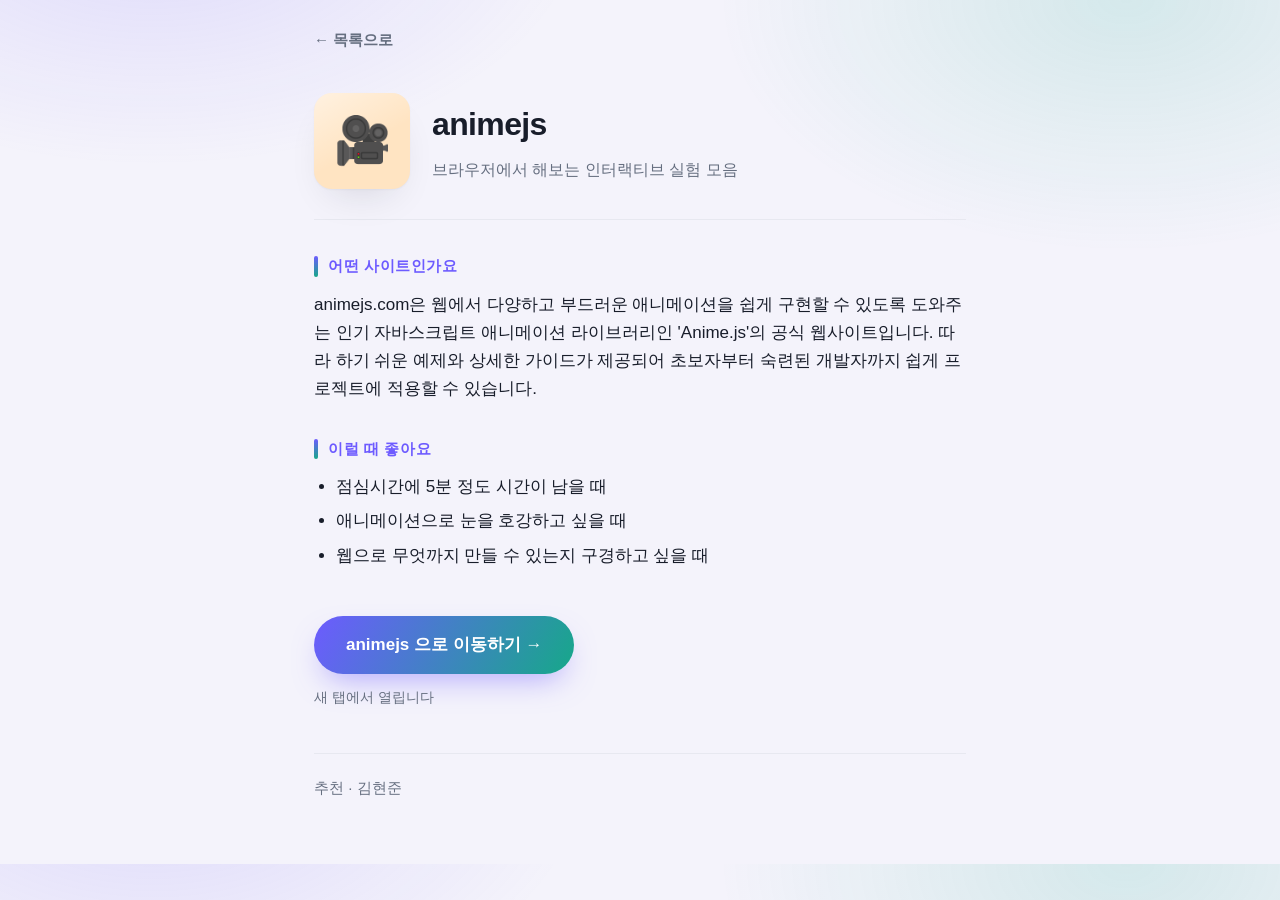
<file: sites/animej_js.html>
<!DOCTYPE html>
<html lang="ko">
<head>
  <meta charset="UTF-8">
  <meta name="viewport" content="width=device-width, initial-scale=1.0">
  <title>animejs — 재밌는 사이트 모음</title>
  <link rel="stylesheet" href="../style.css">
</head>
<body>

  <div class="container container-narrow">

    <nav class="detail-nav">
      <a href="../index.html">← 목록으로</a>
    </nav>

    <!-- ① 제목과 한 줄 소개 -->
    <header class="detail-head">
      <div class="detail-thumb" style="--thumb:#ffe4c2">🎥</div>
      <div>
        <h1>animejs</h1> <!-- 제목 -->
        <p>브라우저에서 해보는 인터랙티브 실험 모음</p> <!-- 한 줄 소개 -->
      </div>
    </header>

    <!-- ② 어떤 사이트인가 -->
    <section class="detail-section">
      <h2>어떤 사이트인가요</h2> 
      <p> <!-- 어떤 사이트인지 소개 -->
        animejs.com은 웹에서 다양하고 부드러운 애니메이션을 쉽게 
        구현할 수 있도록 도와주는 인기 자바스크립트 애니메이션 라이브러리인 'Anime.js'의 공식 웹사이트입니다.
        따라 하기 쉬운 예제와 상세한 가이드가 제공되어 초보자부터 숙련된 개발자까지 쉽게 프로젝트에 적용할 수 있습니다.
      </p>
    </section>

    <!-- ③ 이럴 때 좋아요 -->
    <section class="detail-section">
      <h2>이럴 때 좋아요</h2>
      <p> <!-- 이럴 때 좋아요 -->
        <ul>
          <li>점심시간에 5분 정도 시간이 남을 때</li>
          <li>애니메이션으로 눈을 호강하고 싶을 때</li>
          <li>웹으로 무엇까지 만들 수 있는지 구경하고 싶을 때</li>
        </ul>
      </p>
    </section>

    <!-- ④ 원래 사이트로 이동하는 링크 --> 
    <a class="visit" href="https://animejs.com" target="_blank" rel="noopener">
      animejs 으로 이동하기 →
    </a>
    <p class="visit-note">새 탭에서 열립니다</p>

    <!-- ⑤ 추천한 사람 -->
    <footer class="detail-foot">
      추천 · 김현준
    </footer>

  </div>

</body>
</html>
</file>
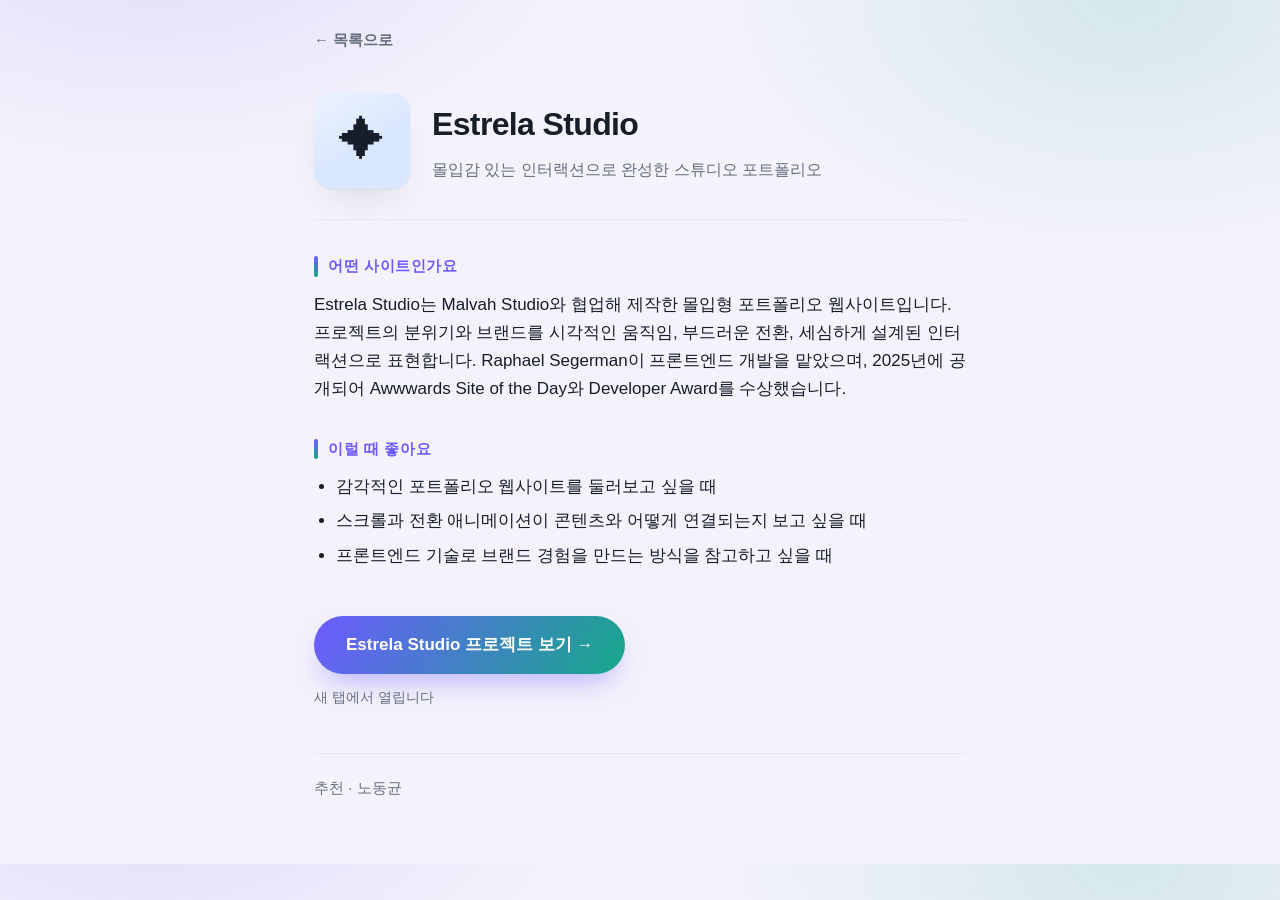
<file: sites/DG_recommand.html>
<!DOCTYPE html>
<html lang="ko">
<head>
  <meta charset="UTF-8">
  <meta name="viewport" content="width=device-width, initial-scale=1.0">
  <title>Estrela Studio — 믓진 사이트 모음</title>
  <link rel="stylesheet" href="../style.css">
</head>
<body>

  <div class="container container-narrow">

    <nav class="detail-nav">
      <a href="../index.html">← 목록으로</a>
    </nav>

    <!-- ① 제목과 한 줄 소개 -->
    <header class="detail-head">
      <div class="detail-thumb" style="--thumb:#d9e7ff">✦</div>
      <div>
        <h1>Estrela Studio</h1> <!-- 제목 -->
        <p>몰입감 있는 인터랙션으로 완성한 스튜디오 포트폴리오</p> <!-- 한 줄 소개 -->
      </div>
    </header>

    <!-- ② 어떤 사이트인가 -->
    <section class="detail-section">
      <h2>어떤 사이트인가요</h2> 
      <p> <!-- 어떤 사이트인지 소개 -->
        Estrela Studio는 Malvah Studio와 협업해 제작한 몰입형 포트폴리오 웹사이트입니다.
        프로젝트의 분위기와 브랜드를 시각적인 움직임, 부드러운 전환,
        세심하게 설계된 인터랙션으로 표현합니다. Raphael Segerman이 프론트엔드 개발을 맡았으며,
        2025년에 공개되어 Awwwards Site of the Day와 Developer Award를 수상했습니다.
      </p>
    </section>

    <!-- ③ 이럴 때 좋아요 -->
    <section class="detail-section">
      <h2>이럴 때 좋아요</h2>
      <p> <!-- 이럴 때 좋아요 -->
        <ul>
          <li>감각적인 포트폴리오 웹사이트를 둘러보고 싶을 때</li>
          <li>스크롤과 전환 애니메이션이 콘텐츠와 어떻게 연결되는지 보고 싶을 때</li>
          <li>프론트엔드 기술로 브랜드 경험을 만드는 방식을 참고하고 싶을 때</li>
        </ul>
      </p>
    </section>

    <!-- ④ 원래 사이트로 이동하는 링크 --> 
    <a class="visit" href="https://segerman.dev/work/estrela/" target="_blank" rel="noopener">
      Estrela Studio 프로젝트 보기 →
    </a>
    <p class="visit-note">새 탭에서 열립니다</p>

    <!-- ⑤ 추천한 사람 -->
    <footer class="detail-foot">
      추천 · 노동균
    </footer>

  </div>

</body>
</html>
</file>
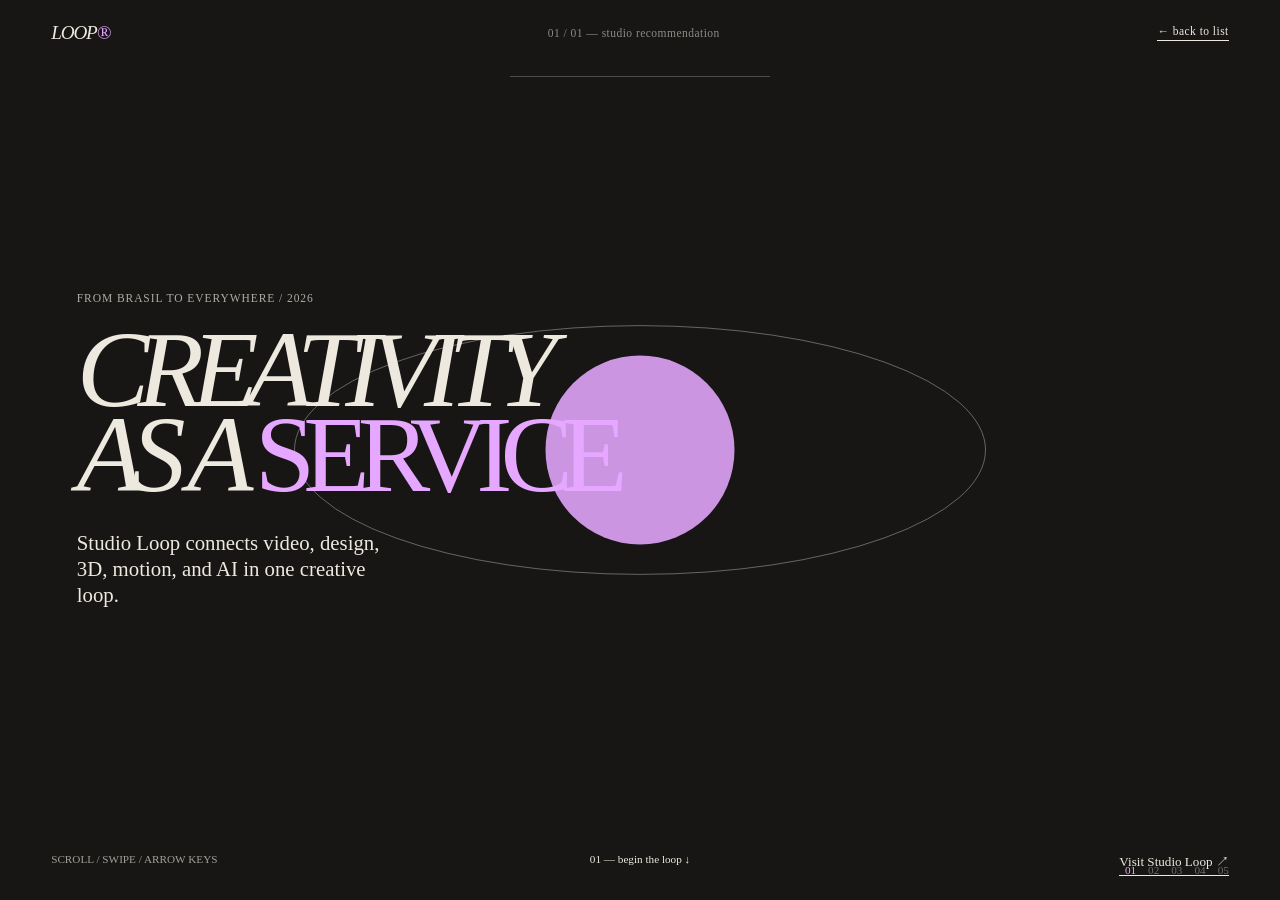
<file: sites/DG_recommand2.html>
<!DOCTYPE html>
<html lang="ko">
<head>
  <meta charset="UTF-8">
  <meta name="viewport" content="width=device-width, initial-scale=1.0">
  <title>Studio Loop — Creativity as a Service</title>
  <style>
    @import url('https://fonts.googleapis.com/css2?family=DM+Mono:wght@400;500&family=Space+Grotesk:wght@400;500;600;700&display=swap');
    :root { --paper:#f2f0e9; --ink:#151515; --acid:#d7ff35; --orange:#ff6038; --line:rgba(21,21,21,.18); --mono:'DM Mono',monospace; --sans:'Space Grotesk','Malgun Gothic',sans-serif; }
    * { box-sizing:border-box; }
    html { scroll-behavior:smooth; }
    body { margin:0; background:var(--paper); color:var(--ink); font-family:var(--sans); overflow-x:hidden; }
    a { color:inherit; text-decoration:none; }
    .loop-page { min-height:100vh; }
    .topbar { align-items:center; display:flex; justify-content:space-between; padding:22px clamp(20px,5vw,72px); position:absolute; top:0; width:100%; z-index:5; }
    .brand { font-size:1.15rem; font-weight:700; letter-spacing:-.05em; }
    .brand span { color:var(--orange); }
    .back-link,.top-index { font:500 .68rem var(--mono); text-transform:uppercase; }
    .back-link { border-bottom:1px solid var(--ink); padding-bottom:3px; }
    .top-index { opacity:.55; }
    .hero { display:grid; min-height:min(890px,100vh); overflow:hidden; padding:144px clamp(20px,7vw,110px) 70px; position:relative; }
    .hero:before { background:var(--acid); border-radius:50%; content:''; height:min(52vw,620px); position:absolute; right:-10vw; top:11vh; width:min(52vw,620px); }
    .hero:after { border:1px solid var(--ink); border-radius:50%; content:''; height:min(50vw,580px); position:absolute; right:-8vw; top:15vh; transform:rotate(31deg) scaleY(.44); width:min(50vw,580px); }
    .hero-copy { align-self:end; max-width:850px; position:relative; z-index:1; }
    .eyebrow { font:500 .7rem var(--mono); letter-spacing:.08em; margin:0 0 28px; text-transform:uppercase; }
    .hero h1 { font-size:clamp(4.2rem,11vw,11.5rem); letter-spacing:-.1em; line-height:.8; margin:0 0 48px; max-width:850px; }
    .hero h1 em { color:var(--orange); font-style:normal; }
    .hero-desc { font-size:clamp(1.1rem,2vw,1.55rem); line-height:1.2; max-width:420px; }
    .hero-meta { align-self:end; display:flex; justify-content:space-between; margin-top:42px; position:relative; z-index:1; }
    .hero-meta span { font:.67rem var(--mono); text-transform:uppercase; }
    .scroll-mark { animation:drift 1.8s ease-in-out infinite alternate; }
    @keyframes drift { to { transform:translateY(7px); } }
    .ticker { background:var(--ink); color:var(--acid); overflow:hidden; padding:17px 0 14px; white-space:nowrap; }
    .ticker-track { animation:ticker 22s linear infinite; display:inline-block; font-size:clamp(1.4rem,3vw,2.6rem); letter-spacing:-.06em; }
    .ticker-track span { color:var(--orange); padding:0 28px; }
    @keyframes ticker { to { transform:translateX(-50%); } }
    .manifesto { display:grid; gap:34px; grid-template-columns:.8fr 2fr; padding:120px clamp(20px,9vw,140px); }
    .section-tag { font:.68rem var(--mono); text-transform:uppercase; }
    .manifesto h2 { font-size:clamp(2.4rem,6vw,6.4rem); letter-spacing:-.09em; line-height:.88; margin:0; max-width:850px; }
    .manifesto h2 strong { color:var(--orange); font-weight:500; }
    .manifesto p { font-size:clamp(1rem,1.6vw,1.4rem); line-height:1.35; margin:52px 0 0; max-width:585px; }
    .services { background:var(--ink); color:var(--paper); padding:80px clamp(20px,9vw,140px) 96px; }
    .services-head { align-items:end; display:flex; justify-content:space-between; margin-bottom:44px; }
    .services-head h2 { font-size:clamp(2.2rem,5vw,5.2rem); letter-spacing:-.09em; line-height:.85; margin:0; }
    .services-head p { color:var(--acid); font:.68rem var(--mono); margin:0; }
    .service-row { border-bottom:1px solid rgba(242,240,233,.3); cursor:pointer; display:grid; grid-template-columns:64px 1fr auto; padding:22px 0; transition:color .2s,padding .2s; }
    .service-row:hover,.service-row.is-active { color:var(--acid); padding-left:15px; }
    .service-number { font:.72rem var(--mono); opacity:.55; }
    .service-name { font-size:clamp(1.5rem,3.6vw,3.8rem); letter-spacing:-.07em; }
    .service-plus { font-size:1.4rem; transition:transform .25s; }
    .service-row.is-active .service-plus { transform:rotate(45deg); }
    .service-detail { color:var(--paper); display:none; font-size:.95rem; grid-column:2/4; line-height:1.45; max-width:460px; padding:8px 0 5px; }
    .service-row.is-active .service-detail { display:block; }
    .clients { padding:110px clamp(20px,9vw,140px); }
    .clients-grid { display:grid; gap:12px; grid-template-columns:repeat(4,1fr); margin-top:45px; }
    .client { align-items:center; border:1px solid var(--line); display:flex; font-size:clamp(1rem,2vw,1.65rem); height:130px; justify-content:center; letter-spacing:-.07em; transition:background .25s,color .25s,transform .25s; }
    .client:nth-child(2n) { transform:translateY(22px); }
    .client:hover { background:var(--orange); color:var(--paper); transform:rotate(-3deg) scale(1.03); }
    .clients-note { font:.68rem var(--mono); margin:28px 0 0; text-transform:uppercase; }
    .cta { background:var(--acid); min-height:470px; overflow:hidden; padding:80px clamp(20px,9vw,140px); position:relative; }
    .cta:after { border:2px solid var(--ink); border-radius:50%; content:''; height:370px; position:absolute; right:-80px; top:45px; transform:scaleY(.34) rotate(-22deg); width:610px; }
    .cta h2 { font-size:clamp(3.7rem,10vw,10rem); letter-spacing:-.11em; line-height:.78; margin:55px 0 60px; max-width:820px; position:relative; z-index:1; }
    .cta h2 span { color:var(--orange); }
    .cta-link { border-bottom:2px solid var(--ink); display:inline-block; font-weight:600; padding-bottom:7px; position:relative; z-index:1; }
    .footer { align-items:end; background:var(--ink); color:var(--paper); display:flex; justify-content:space-between; padding:26px clamp(20px,5vw,72px); }
    .footer small { font:.65rem var(--mono); }
    @media (max-width:650px) {
      .hero { min-height:760px; padding-top:120px; }
      .hero:before { height:340px; right:-140px; top:27vh; width:340px; }
      .hero:after { height:320px; right:-130px; top:30vh; width:320px; }
      .hero h1 { font-size:clamp(4rem,19vw,7rem); margin-bottom:34px; }
      .manifesto { grid-template-columns:1fr; padding-top:80px; }
      .manifesto p { margin-top:25px; }
      .services-head { align-items:start; flex-direction:column; gap:20px; }
      .service-row { grid-template-columns:38px 1fr auto; }
      .service-detail { grid-column:2/4; }
      .clients-grid { grid-template-columns:repeat(2,1fr); }
      .client { height:100px; }
      .cta { min-height:430px; }
      .footer { align-items:start; flex-direction:column; gap:16px; }
    }
    /* single-scene presentation */
    body { background:#171615; color:#eee9df; font-family:Georgia,'Times New Roman','Malgun Gothic',serif; overflow:hidden; }
    .loop-page { height:100svh; min-height:520px; overflow:hidden; position:relative; }
    .topbar { color:#eee9df; font-family:Georgia,'Times New Roman',serif; padding:22px clamp(18px,4vw,58px); }
    .brand { font-family:Georgia,'Times New Roman',serif; font-size:1.2rem; font-style:italic; font-weight:400; letter-spacing:-.06em; }
    .brand span { color:#e5a7ff; }
    .top-index,.back-link { font-family:Georgia,'Times New Roman',serif; font-size:.72rem; letter-spacing:.04em; text-transform:none; }
    .back-link { border-bottom:1px solid #eee9df; }
    .scene { height:100%; inset:0; overflow:hidden; position:absolute; }
    .scene:before { background:#e5a7ff; border-radius:50%; content:''; filter:blur(0); height:min(45vw,540px); left:50%; opacity:.88; position:absolute; top:50%; transform:translate(-50%,-50%) scale(calc(.35 + var(--progress) * .7)); transition:transform 1.1s cubic-bezier(.16,1,.3,1); width:min(45vw,540px); }
    .scene:after { border:1px solid rgba(238,233,223,.55); border-radius:50%; content:''; height:min(57vw,690px); left:50%; position:absolute; top:50%; transform:translate(-50%,-50%) rotate(calc(var(--progress) * 42deg)) scaleY(.36); transition:transform 1.3s cubic-bezier(.16,1,.3,1); width:min(57vw,690px); }
    .scene-copy { left:clamp(20px,6vw,96px); max-width:min(47vw,680px); position:absolute; top:50%; transform:translateY(-50%); z-index:2; }
    .scene-kicker { font-size:.72rem; letter-spacing:.08em; margin:0 0 24px; opacity:.7; }
    .scene-title { font-size:clamp(3.8rem,8.5vw,8.8rem); font-style:italic; font-weight:400; letter-spacing:-.11em; line-height:.78; margin:0; }
    .scene-title em { color:#e5a7ff; font-style:normal; }
    .scene-description { font-size:clamp(1rem,1.7vw,1.3rem); line-height:1.25; margin:32px 0 0; max-width:330px; }
    .object { opacity:0; pointer-events:none; position:absolute; transform:translateY(30px) scale(.8) rotate(-12deg); transition:opacity .8s ease,transform 1s cubic-bezier(.16,1,.3,1); z-index:1; }
    .object.is-visible { opacity:1; transform:translateY(0) scale(1) rotate(0); }
    .object-one { color:#171615; font-size:clamp(5rem,11vw,10.5rem); font-style:italic; line-height:.7; right:5%; top:22%; }
    .object-two { border:1px solid #eee9df; border-radius:50%; height:min(27vw,330px); right:6%; top:26%; transform:translateY(30px) scale(.5) rotate(40deg); width:min(27vw,330px); }
    .object-two:before,.object-two:after { border:1px solid #eee9df; border-radius:50%; content:''; inset:16%; position:absolute; }
    .object-two:after { inset:32%; }
    .object-three { bottom:12%; color:#ff7652; font-size:clamp(2.5rem,5vw,5.2rem); font-style:italic; right:5%; }
    .object-four { background:#eee9df; border-radius:50%; bottom:14%; height:clamp(80px,11vw,145px); right:27%; width:clamp(80px,11vw,145px); }
    .object-four:before { border:1px solid #171615; border-radius:50%; content:''; inset:16%; position:absolute; }
    .scene-note { bottom:24px; font-size:.7rem; left:clamp(20px,4vw,58px); opacity:.65; position:absolute; }
    .scene-status { bottom:24px; display:flex; font-size:.7rem; gap:12px; position:absolute; right:clamp(20px,4vw,58px); z-index:4; }
    .scene-status span { opacity:.4; transition:opacity .3s,color .3s; }
    .scene-status span.is-current { color:#e5a7ff; opacity:1; }
    .scene-progress { background:rgba(238,233,223,.25); height:1px; left:50%; position:absolute; top:76px; transform:translateX(-50%); width:min(260px,32vw); z-index:4; }
    .scene-progress i { background:#e5a7ff; display:block; height:100%; transform:scaleX(calc(var(--progress) / 4)); transform-origin:left; transition:transform .8s ease; }
    .scene-hint { bottom:24px; font-size:.7rem; left:50%; position:absolute; transform:translateX(-50%); }
    .scene-link { border-bottom:1px solid #eee9df; bottom:24px; color:#eee9df; font-size:.82rem; opacity:1; padding-bottom:4px; pointer-events:auto; position:absolute; right:clamp(20px,4vw,58px); z-index:5; }
    @media (max-width:650px) {
      .top-index { display:none; }
      .scene-copy { left:22px; max-width:calc(100% - 44px); top:39%; }
      .scene-title { font-size:clamp(3.7rem,16vw,6.2rem); max-width:82%; }
      .scene-description { font-size:1rem; max-width:270px; }
      .object-one { font-size:clamp(4.5rem,18vw,7rem); right:4%; top:17%; }
      .object-two { height:190px; right:5%; top:21%; width:190px; }
      .object-three { bottom:19%; font-size:clamp(2.2rem,9vw,4rem); right:5%; }
      .object-four { bottom:20%; height:90px; right:30%; width:90px; }
      .scene-hint { bottom:52px; }
      .scene-link { bottom:22px; }
    }
  </style>
</head>
<body>
  <main class="loop-page">
    <nav class="topbar" aria-label="Page navigation">
      <a class="brand" href="https://www.studioloop.com.br/" target="_blank" rel="noopener">LOOP<span>®</span></a>
      <span class="top-index">01 / 01 — studio recommendation</span>
      <a class="back-link" href="../index.html">← back to list</a>
    </nav>
    <div class="scene" style="--progress:0">
      <div class="scene-progress"><i></i></div>
      <div class="scene-copy">
        <p class="scene-kicker">FROM BRASIL TO EVERYWHERE / 2026</p>
        <h1 class="scene-title">CREATIVITY<br>AS A <em>SERVICE</em></h1>
        <p class="scene-description">Studio Loop connects video, design, 3D, motion, and AI in one creative loop.</p>
      </div>
      <div class="object object-one is-visible">LOOP</div>
      <div class="object object-two"></div>
      <div class="object object-three">many crafts<br>one loop</div>
      <div class="object object-four"></div>
      <p class="scene-note">SCROLL / SWIPE / ARROW KEYS</p>
      <p class="scene-hint">01 — begin the loop ↓</p>
      <div class="scene-status" aria-label="Progress steps"><span class="is-current">01</span><span>02</span><span>03</span><span>04</span><span>05</span></div>
      <a class="scene-link" href="https://www.studioloop.com.br/" target="_blank" rel="noopener">Visit Studio Loop ↗</a>
    </div>
  </main>
  <script>
    const scene = document.querySelector('.scene');
    const objects = document.querySelectorAll('.object');
    const statuses = document.querySelectorAll('.scene-status span');
    const hint = document.querySelector('.scene-hint');
    const descriptions = [
      'Studio Loop connects video, design, 3D, motion, and AI in one creative loop.',
      'They translate brand stories into video and social content that holds your attention.',
      'Design / 3D & Motion / AI Video / Live Events. Pick a craft and make it move.',
      'They have created new scenes with Netflix, TikTok, Macy’s, Paramount, and Universal.',
      'Now it is your project’s turn to enter the loop.'
    ];
    let step = 0;
    let locked = false;
    function render() {
      scene.style.setProperty('--progress', step);
      objects.forEach((object, index) => object.classList.toggle('is-visible', index <= step));
      statuses.forEach((status, index) => status.classList.toggle('is-current', index === step));
      document.querySelector('.scene-description').textContent = descriptions[step];
      hint.textContent = step === 4 ? 'THE LOOP IS COMPLETE' : String(step + 1).padStart(2, '0') + ' — keep going ↓';
    }
    function move(direction) {
      if (locked) return;
      const next = Math.max(0, Math.min(4, step + direction));
      if (next === step) return;
      step = next;
      locked = true;
      render();
      window.setTimeout(() => { locked = false; }, 850);
    }
    window.addEventListener('wheel', (event) => { event.preventDefault(); move(event.deltaY > 0 ? 1 : -1); }, { passive:false });
    window.addEventListener('keydown', (event) => {
      if (['ArrowDown','ArrowRight','PageDown',' '].includes(event.key)) { event.preventDefault(); move(1); }
      if (['ArrowUp','ArrowLeft','PageUp'].includes(event.key)) { event.preventDefault(); move(-1); }
    });
    let touchStart = 0;
    window.addEventListener('touchstart', (event) => { touchStart = event.touches[0].clientY; }, { passive:true });
    window.addEventListener('touchend', (event) => { const delta = touchStart - event.changedTouches[0].clientY; if (Math.abs(delta) > 35) move(delta > 0 ? 1 : -1); }, { passive:true });
  </script>
</body>
</html>
</file>
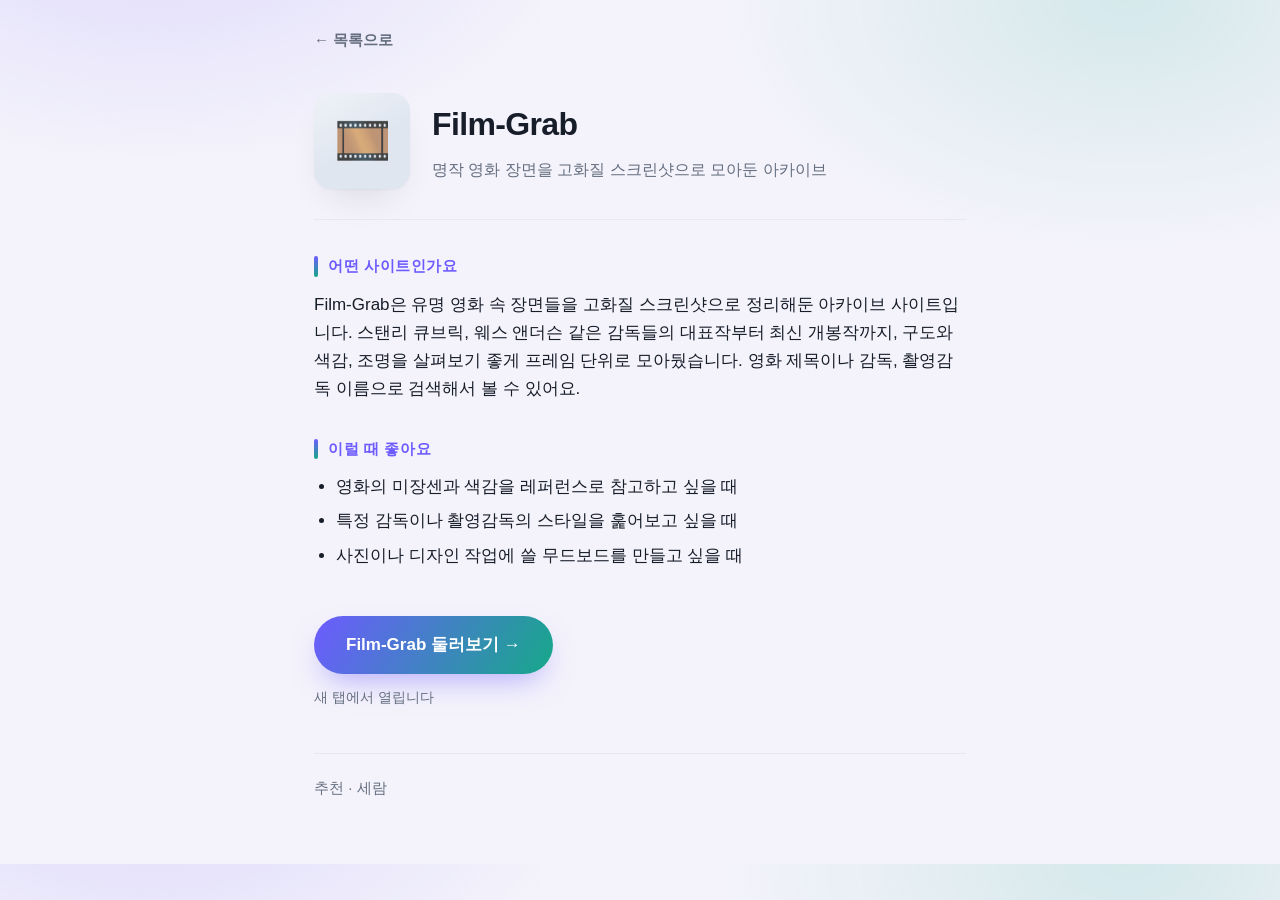
<file: sites/film-grab_recommand.html>
<!DOCTYPE html>
<html lang="ko">
<head>
  <meta charset="UTF-8">
  <meta name="viewport" content="width=device-width, initial-scale=1.0">
  <title>Film-Grab — 재밌는 사이트 모음</title>
  <link rel="stylesheet" href="../style.css">
</head>
<body>

  <div class="container container-narrow">

    <nav class="detail-nav">
      <a href="../index.html">← 목록으로</a>
    </nav>

    <!-- ① 제목과 한 줄 소개 -->
    <header class="detail-head">
      <div class="detail-thumb" style="--thumb:#dfe6f0">🎞️</div>
      <div>
        <h1>Film-Grab</h1>
        <p>명작 영화 장면을 고화질 스크린샷으로 모아둔 아카이브</p>
      </div>
    </header>

    <!-- ② 어떤 사이트인가 -->
    <section class="detail-section">
      <h2>어떤 사이트인가요</h2>
      <p>
        Film-Grab은 유명 영화 속 장면들을 고화질 스크린샷으로 정리해둔 아카이브 사이트입니다.
        스탠리 큐브릭, 웨스 앤더슨 같은 감독들의 대표작부터 최신 개봉작까지,
        구도와 색감, 조명을 살펴보기 좋게 프레임 단위로 모아뒀습니다.
        영화 제목이나 감독, 촬영감독 이름으로 검색해서 볼 수 있어요.
      </p>
    </section>

    <!-- ③ 이럴 때 좋아요 -->
    <section class="detail-section">
      <h2>이럴 때 좋아요</h2>
      <p>
        <ul>
          <li>영화의 미장센과 색감을 레퍼런스로 참고하고 싶을 때</li>
          <li>특정 감독이나 촬영감독의 스타일을 훑어보고 싶을 때</li>
          <li>사진이나 디자인 작업에 쓸 무드보드를 만들고 싶을 때</li>
        </ul>
      </p>
    </section>

    <!-- ④ 원래 사이트로 이동하는 링크 -->
    <a class="visit" href="https://film-grab.com/" target="_blank" rel="noopener">
      Film-Grab 둘러보기 →
    </a>
    <p class="visit-note">새 탭에서 열립니다</p>

    <!-- ⑤ 추천한 사람 -->
    <footer class="detail-foot">
      추천 · 세람
    </footer>

  </div>

</body>
</html>
</file>
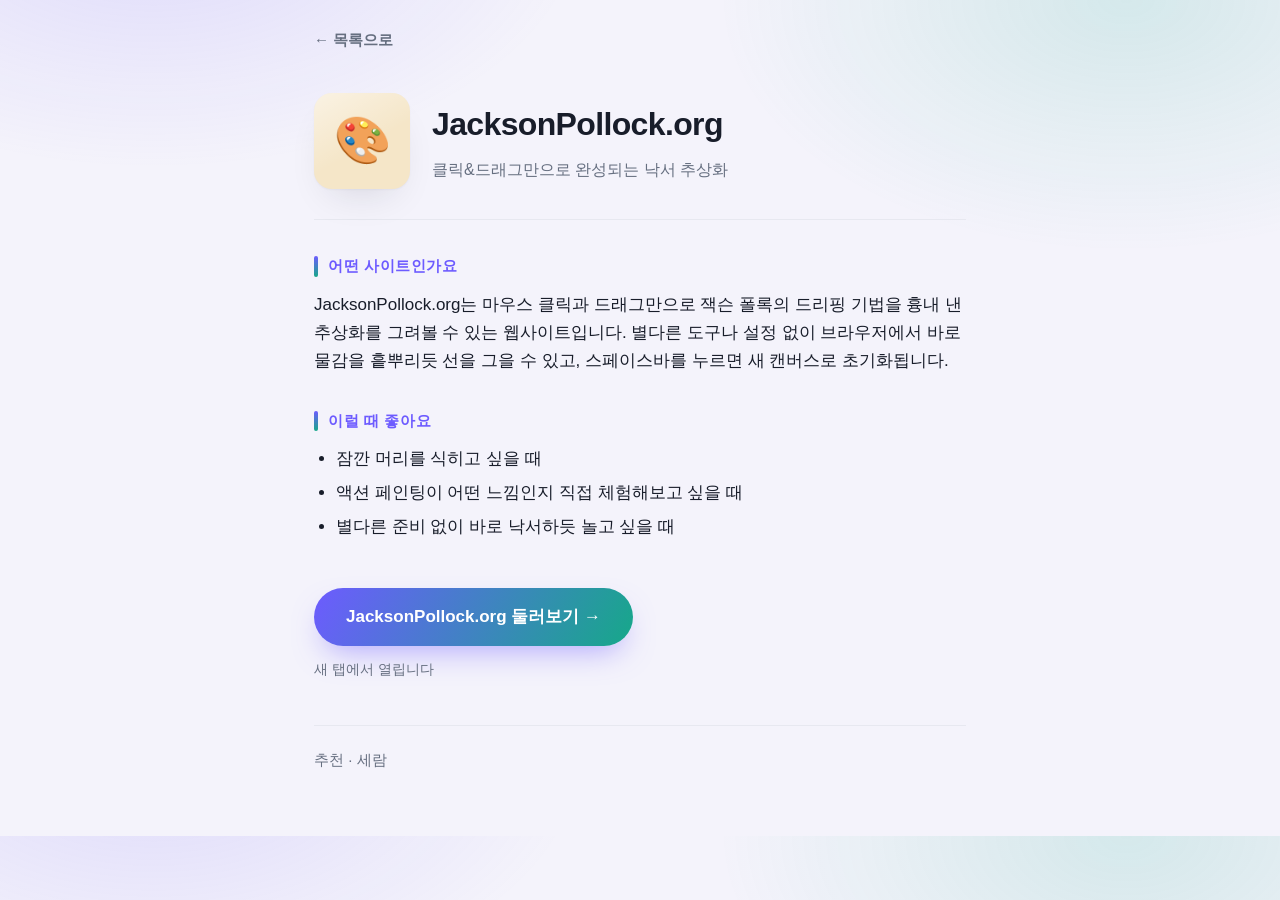
<file: sites/jacksonpollock_recommand.html>
<!DOCTYPE html>
<html lang="ko">
<head>
  <meta charset="UTF-8">
  <meta name="viewport" content="width=device-width, initial-scale=1.0">
  <title>JacksonPollock.org — 재밌는 사이트 모음</title>
  <link rel="stylesheet" href="../style.css">
</head>
<body>

  <div class="container container-narrow">

    <nav class="detail-nav">
      <a href="../index.html">← 목록으로</a>
    </nav>

    <!-- ① 제목과 한 줄 소개 -->
    <header class="detail-head">
      <div class="detail-thumb" style="--thumb:#f5e6c8">🎨</div>
      <div>
        <h1>JacksonPollock.org</h1>
        <p>클릭&드래그만으로 완성되는 낙서 추상화</p>
      </div>
    </header>

    <!-- ② 어떤 사이트인가 -->
    <section class="detail-section">
      <h2>어떤 사이트인가요</h2>
      <p>
        JacksonPollock.org는 마우스 클릭과 드래그만으로 잭슨 폴록의 드리핑 기법을
        흉내 낸 추상화를 그려볼 수 있는 웹사이트입니다. 별다른 도구나 설정 없이
        브라우저에서 바로 물감을 흩뿌리듯 선을 그을 수 있고, 스페이스바를 누르면
        새 캔버스로 초기화됩니다.
      </p>
    </section>

    <!-- ③ 이럴 때 좋아요 -->
    <section class="detail-section">
      <h2>이럴 때 좋아요</h2>
      <p>
        <ul>
          <li>잠깐 머리를 식히고 싶을 때</li>
          <li>액션 페인팅이 어떤 느낌인지 직접 체험해보고 싶을 때</li>
          <li>별다른 준비 없이 바로 낙서하듯 놀고 싶을 때</li>
        </ul>
      </p>
    </section>

    <!-- ④ 원래 사이트로 이동하는 링크 -->
    <a class="visit" href="https://jacksonpollock.org/" target="_blank" rel="noopener">
      JacksonPollock.org 둘러보기 →
    </a>
    <p class="visit-note">새 탭에서 열립니다</p>

    <!-- ⑤ 추천한 사람 -->
    <footer class="detail-foot">
      추천 · 세람
    </footer>

  </div>

</body>
</html>
</file>
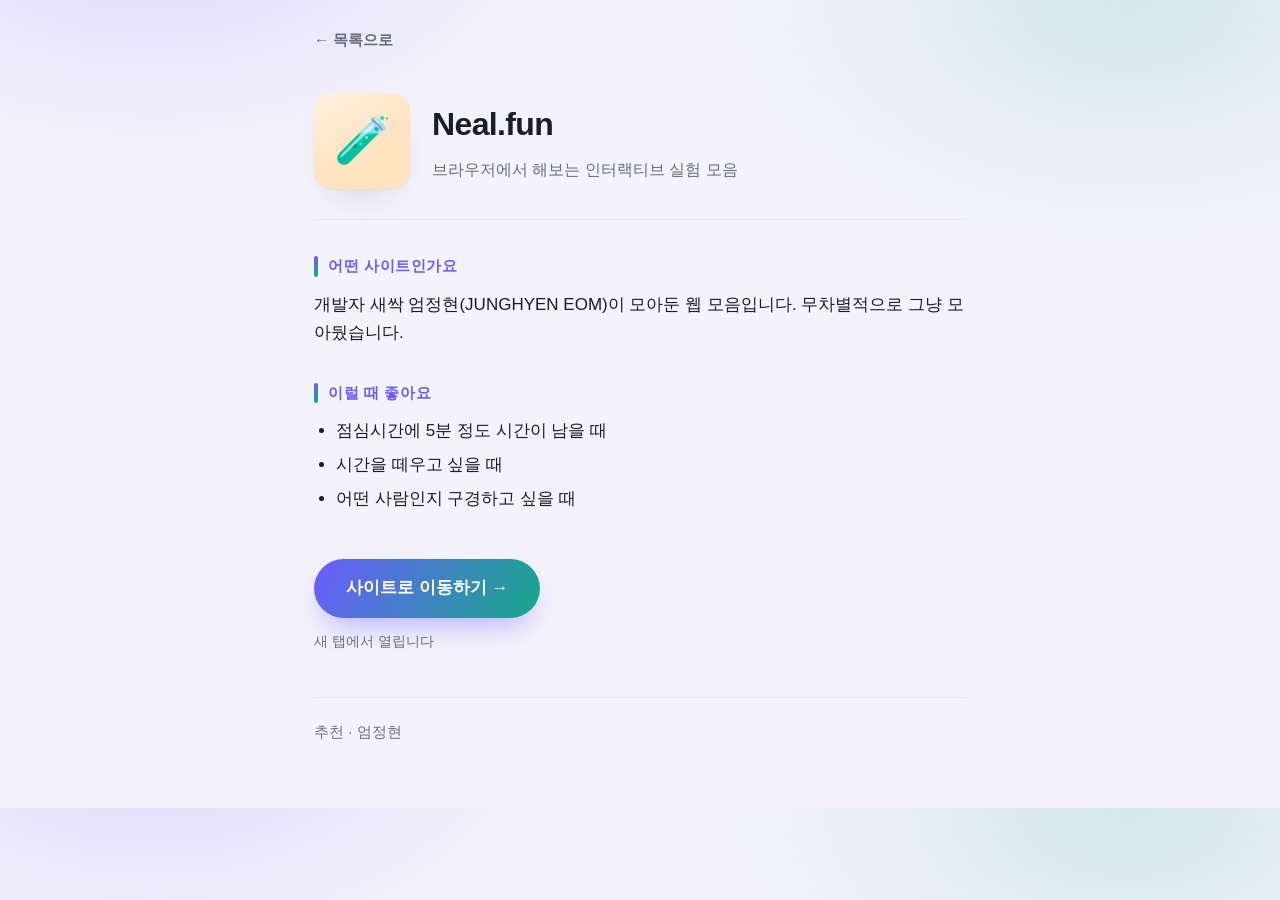
<file: sites/JH_gather.html>
<!DOCTYPE html>
<html lang="ko">
<head>
  <meta charset="UTF-8">
  <meta name="viewport" content="width=device-width, initial-scale=1.0">
  <title>사이트 모음</title>
  <link rel="stylesheet" href="../style.css">
</head>
<body>

  <div class="container container-narrow">

    <nav class="detail-nav">
      <a href="../index.html">← 목록으로</a>
    </nav>

    <!-- ① 제목과 한 줄 소개 -->
    <header class="detail-head">
      <div class="detail-thumb" style="--thumb:#ffe4c2">🧪</div>
      <div>
        <h1>Neal.fun</h1> <!-- 제목 -->
        <p>브라우저에서 해보는 인터랙티브 실험 모음</p> <!-- 한 줄 소개 -->
      </div>
    </header>

    <!-- ② 어떤 사이트인가 -->
    <section class="detail-section">
      <h2>어떤 사이트인가요</h2> 
      <p> <!-- 어떤 사이트인지 소개 -->
        개발자 새싹 엄정현(JUNGHYEN EOM)이 모아둔 웹 모음입니다.
        무차별적으로 그냥 모아뒀습니다.
      </p>
    </section>

    <!-- ③ 이럴 때 좋아요 -->
    <section class="detail-section">
      <h2>이럴 때 좋아요</h2>
      <p> <!-- 이럴 때 좋아요 -->
        <ul>
          <li>점심시간에 5분 정도 시간이 남을 때</li>
          <li>시간을 떼우고 싶을 때</li>
          <li>어떤 사람인지 구경하고 싶을 때</li>
        </ul>
      </p>
    </section>

    <!-- ④ 원래 사이트로 이동하는 링크 --> 
    <a class="visit" href="https://claude.ai/artifact/LBzGZFg4AbsicbTb5x44MH" target="_blank" rel="noopener">
      사이트로 이동하기 →
    </a>
    <p class="visit-note">새 탭에서 열립니다</p>

    <!-- ⑤ 추천한 사람 -->
    <footer class="detail-foot">
      추천 · 엄정현
    </footer>

  </div>

</body>
</html>
</file>
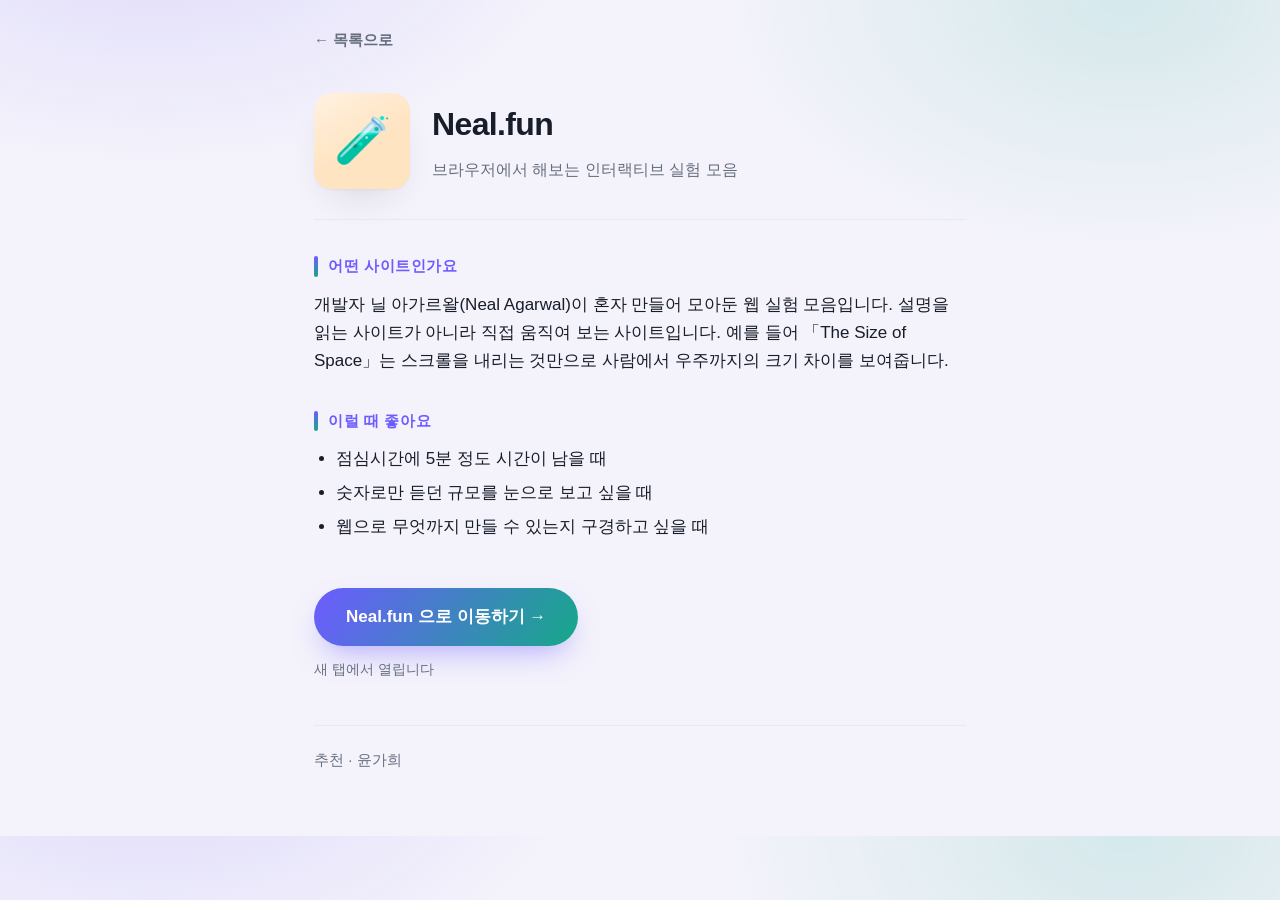
<file: sites/neal-fun.html>
<!DOCTYPE html>
<html lang="ko">
<head>
  <meta charset="UTF-8">
  <meta name="viewport" content="width=device-width, initial-scale=1.0">
  <title>Neal.fun — 재밌는 사이트 모음</title>
  <link rel="stylesheet" href="../style.css">
</head>
<body>

  <div class="container container-narrow">

    <nav class="detail-nav">
      <a href="../index.html">← 목록으로</a>
    </nav>

    <!-- ① 제목과 한 줄 소개 -->
    <header class="detail-head">
      <div class="detail-thumb" style="--thumb:#ffe4c2">🧪</div>
      <div>
        <h1>Neal.fun</h1> <!-- 제목 -->
        <p>브라우저에서 해보는 인터랙티브 실험 모음</p> <!-- 한 줄 소개 -->
      </div>
    </header>

    <!-- ② 어떤 사이트인가 -->
    <section class="detail-section">
      <h2>어떤 사이트인가요</h2> 
      <p> <!-- 어떤 사이트인지 소개 -->
        개발자 닐 아가르왈(Neal Agarwal)이 혼자 만들어 모아둔 웹 실험 모음입니다.
        설명을 읽는 사이트가 아니라 직접 움직여 보는 사이트입니다.
        예를 들어 「The Size of Space」는 스크롤을 내리는 것만으로
        사람에서 우주까지의 크기 차이를 보여줍니다.
      </p>
    </section>

    <!-- ③ 이럴 때 좋아요 -->
    <section class="detail-section">
      <h2>이럴 때 좋아요</h2>
      <p> <!-- 이럴 때 좋아요 -->
        <ul>
          <li>점심시간에 5분 정도 시간이 남을 때</li>
          <li>숫자로만 듣던 규모를 눈으로 보고 싶을 때</li>
          <li>웹으로 무엇까지 만들 수 있는지 구경하고 싶을 때</li>
        </ul>
      </p>
    </section>

    <!-- ④ 원래 사이트로 이동하는 링크 --> 
    <a class="visit" href="https://neal.fun" target="_blank" rel="noopener">
      Neal.fun 으로 이동하기 →
    </a>
    <p class="visit-note">새 탭에서 열립니다</p>

    <!-- ⑤ 추천한 사람 -->
    <footer class="detail-foot">
      추천 · 윤가희
    </footer>

  </div>

</body>
</html>
</file>
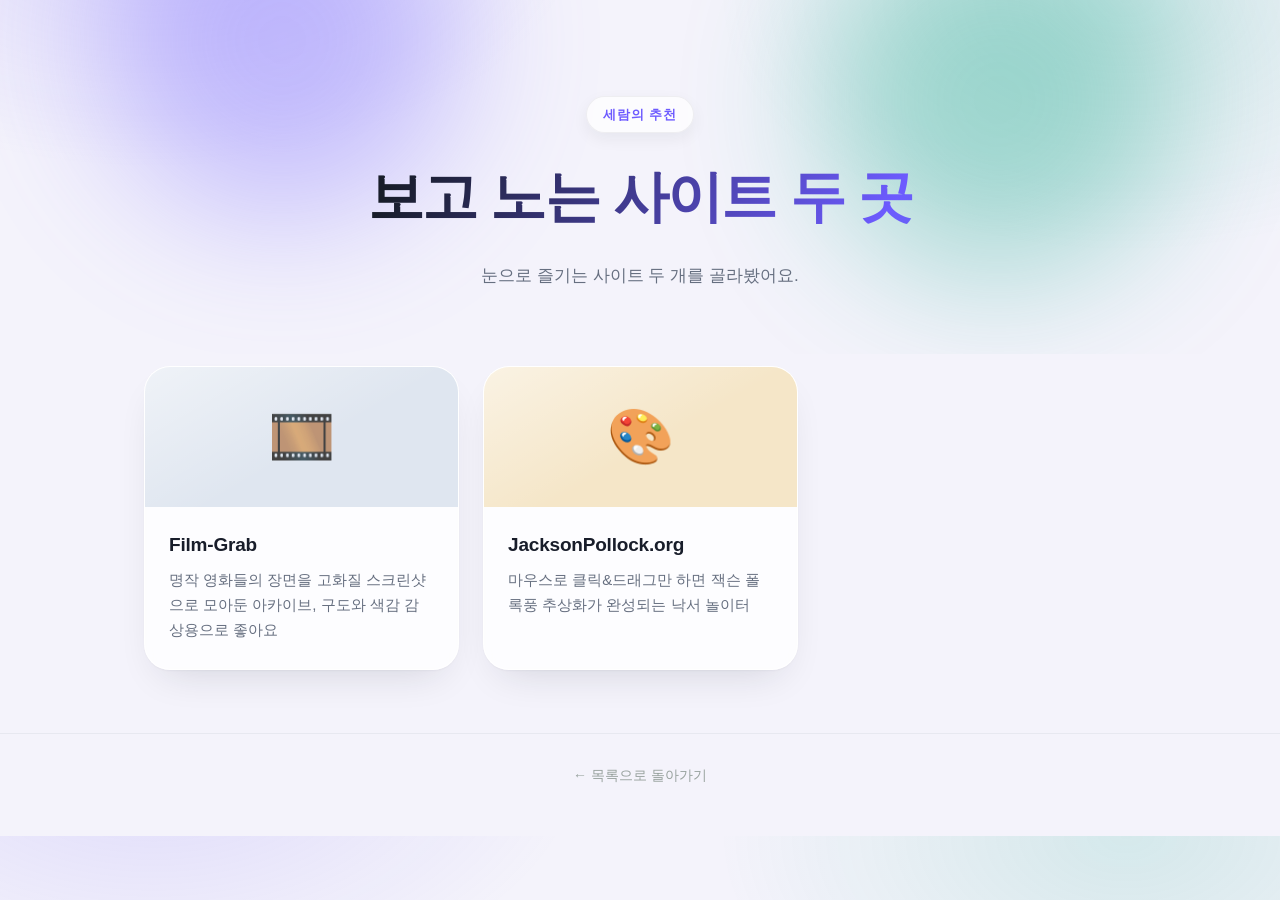
<file: sites/SR_recommand.html>
<!DOCTYPE html>
<html lang="ko">
<head>
  <meta charset="UTF-8">
  <meta name="viewport" content="width=device-width, initial-scale=1.0">
  <title>세람 추천 · 보고 노는 사이트 두 곳</title>
  <link rel="stylesheet" href="../style.css">
</head>
<body>

  <header class="hero">
    <p class="hero-eyebrow">세람의 추천</p>
    <h1>보고 노는 사이트 두 곳</h1>
    <p class="hero-desc">눈으로 즐기는 사이트 두 개를 골라봤어요.</p>
  </header>

  <main class="container">
    <ul class="card-grid">

      <li class="card">
        <a class="card-link" href="https://film-grab.com/" target="_blank" rel="noopener">
          <span class="card-thumb" style="--thumb:#dfe6f0">🎞️</span>
          <span class="card-body">
            <strong class="card-title">Film-Grab</strong>
            <span class="card-summary">
              명작 영화들의 장면을 고화질 스크린샷으로 모아둔 아카이브, 구도와 색감 감상용으로 좋아요
            </span>
          </span>
        </a>
      </li>

      <li class="card">
        <a class="card-link" href="https://jacksonpollock.org/" target="_blank" rel="noopener">
          <span class="card-thumb" style="--thumb:#f5e6c8">🎨</span>
          <span class="card-body">
            <strong class="card-title">JacksonPollock.org</strong>
            <span class="card-summary">
              마우스로 클릭&드래그만 하면 잭슨 폴록풍 추상화가 완성되는 낙서 놀이터
            </span>
          </span>
        </a>
      </li>

    </ul>
  </main>

  <footer class="site-foot">
    <a href="../index.html">← 목록으로 돌아가기</a>
  </footer>

</body>
</html>
</file>
<file: style.css>
/* ===================================================================
   재밌는 사이트 모음 — 공통 스타일
   이 파일은 팀장이 처음 한 번만 올립니다.
   각자 작업할 때는 건드리지 않습니다.
   =================================================================== */

:root {
  --green: #16a889;
  --green-dark: #0f8a70;
  --accent-a: #6d5bff;
  --accent-b: #16a889;
  --accent-c: #ff7a5c;
  --ink: #181d2a;
  --ink-soft: #666f80;
  --line: #e7e8f0;
  --bg: #f4f3fb;
  --card: #ffffff;
  --radius-lg: 26px;
  --radius-md: 18px;
  --shadow-card: 0 1px 2px rgba(24, 29, 42, 0.04), 0 18px 40px -18px rgba(24, 29, 42, 0.16);
  --shadow-card-hover: 0 1px 2px rgba(24, 29, 42, 0.05), 0 30px 60px -20px rgba(109, 91, 255, 0.28);
}

* { box-sizing: border-box; }

body {
  margin: 0;
  background:
    radial-gradient(720px 420px at 12% -10%, rgba(109, 91, 255, 0.16), transparent 60%),
    radial-gradient(680px 420px at 88% 0%, rgba(22, 168, 137, 0.14), transparent 60%),
    var(--bg);
  color: var(--ink);
  font-family: "Pretendard Variable", Pretendard, -apple-system, BlinkMacSystemFont,
               "Apple SD Gothic Neo", "Malgun Gothic", "맑은 고딕", sans-serif;
  line-height: 1.65;
  -webkit-font-smoothing: antialiased;
}

a { color: inherit; text-decoration: none; }

.container {
  width: 100%;
  max-width: 1040px;
  margin: 0 auto;
  padding: 0 24px;
}

/* 상세 페이지는 글이 많으므로 폭을 좁게 잡습니다 */
.container-narrow {
  max-width: 700px;
}

/* ── 홈 상단 ───────────────────────────────────────────────── */

.hero {
  position: relative;
  padding: 96px 24px 64px;
  text-align: center;
  overflow: hidden;
}

.hero::before,
.hero::after {
  content: "";
  position: absolute;
  z-index: -1;
  width: 360px;
  height: 360px;
  border-radius: 50%;
  filter: blur(70px);
  opacity: 0.35;
  animation: drift 14s ease-in-out infinite alternate;
}

.hero::before {
  top: -140px;
  left: 8%;
  background: var(--accent-a);
}

.hero::after {
  top: -80px;
  right: 8%;
  background: var(--accent-b);
  animation-delay: -7s;
}

@keyframes drift {
  from { transform: translate(0, 0) scale(1); }
  to   { transform: translate(30px, 40px) scale(1.12); }
}

.hero-eyebrow {
  display: inline-block;
  margin: 0 0 18px;
  padding: 7px 16px;
  border-radius: 999px;
  background: rgba(255, 255, 255, 0.7);
  border: 1px solid rgba(24, 29, 42, 0.06);
  box-shadow: 0 6px 16px rgba(24, 29, 42, 0.06);
  font-size: 13px;
  letter-spacing: 0.06em;
  color: var(--accent-a);
  font-weight: 700;
}

.hero h1 {
  margin: 0;
  font-size: clamp(36px, 6vw, 56px);
  font-weight: 800;
  letter-spacing: -0.03em;
  background: linear-gradient(120deg, var(--ink) 30%, var(--accent-a) 70%, var(--accent-b) 100%);
  -webkit-background-clip: text;
  background-clip: text;
  color: transparent;
}

.hero-desc {
  margin: 18px 0 0;
  font-size: 17px;
  color: var(--ink-soft);
}

/* ── 카드 그리드 ───────────────────────────────────────────── */

.card-grid {
  list-style: none;
  margin: 0;
  padding: 12px 0 64px;
  display: grid;
  grid-template-columns: repeat(auto-fill, minmax(280px, 1fr));
  gap: 24px;
}

.card {
  position: relative;
  --ty: 0px;    /* 등장/호버 시 위아래 이동 (JS가 갱신) */
  --scale: 1;   /* 등장/호버 시 크기 (JS가 갱신) */
  --rx: 0deg;   /* 마우스 틸트 X축 (JS가 갱신) */
  --ry: 0deg;   /* 마우스 틸트 Y축 (JS가 갱신) */
  background: rgba(255, 255, 255, 0.82);
  backdrop-filter: blur(10px);
  border: 1px solid rgba(255, 255, 255, 0.9);
  border-radius: var(--radius-lg);
  overflow: hidden;
  box-shadow: var(--shadow-card);
  transform: perspective(900px) translateY(var(--ty)) scale(var(--scale)) rotateX(var(--rx)) rotateY(var(--ry));
  transition: transform 0.5s cubic-bezier(.22,1,.36,1), box-shadow 0.28s ease,
              border-color 0.28s ease, opacity 0.5s ease;
}

/* 스크롤 등장 전 상태 — JS가 붙였다 뗀다. JS가 안 돌아도 기본 상태는 그냥 보임(안전장치) */
.card.js-hidden {
  opacity: 0;
  --ty: 26px;
  --scale: 0.94;
  transition: none;
}

/* 마우스를 움직이는 동안만 트랜지션을 빠르게 — 손 떼면 다시 스프링처럼 천천히 복귀 */
.card.card--tracking {
  transition: transform 60ms linear, box-shadow 0.28s ease, border-color 0.28s ease;
}

/* 커서를 따라다니는 스포트라이트 */
.card::before {
  content: "";
  position: absolute;
  inset: 0;
  z-index: 2;
  border-radius: inherit;
  background: radial-gradient(260px circle at var(--mx, 50%) var(--my, 50%), rgba(255, 255, 255, 0.55), transparent 60%);
  opacity: 0;
  transition: opacity 0.35s ease;
  pointer-events: none;
  mix-blend-mode: soft-light;
}

.card:not(.card-empty):hover::before {
  opacity: 1;
}

.card:hover {
  box-shadow: var(--shadow-card-hover);
  border-color: rgba(109, 91, 255, 0.35);
}

.card-link {
  display: block;
  height: 100%;
}

.card-thumb {
  position: relative;
  display: flex;
  align-items: center;
  justify-content: center;
  height: 140px;
  font-size: 54px;
  background:
    linear-gradient(150deg, rgba(255,255,255,0.5), rgba(255,255,255,0) 55%),
    var(--thumb, #eef2ef);
  transition: transform 0.35s ease;
}

.card:hover .card-thumb {
  transform: scale(1.04);
}

.card-body {
  display: block;
  padding: 22px 24px 26px;
}

.card-title {
  display: block;
  font-size: 19px;
  font-weight: 800;
  letter-spacing: -0.01em;
  margin-bottom: 8px;
}

.card-summary {
  display: block;
  font-size: 15px;
  color: var(--ink-soft);
  min-height: 48px;
}

.card-meta {
  display: inline-block;
  margin-top: 16px;
  padding: 5px 12px;
  border-radius: 999px;
  background: linear-gradient(120deg, rgba(109,91,255,0.12), rgba(22,168,137,0.12));
  color: var(--green-dark);
  font-size: 13px;
  font-weight: 700;
}

/* 비어 있는 자리 — 내 카드를 넣을 곳 */
.card-empty {
  border: 2px dashed #cfd2e6;
  background: rgba(255, 255, 255, 0.35);
  box-shadow: none;
  display: flex;
  align-items: center;
  justify-content: center;
  min-height: 276px;
  color: #9aa5a0;
  text-align: center;
  padding: 24px;
  transition: border-color 0.2s ease, background 0.2s ease, opacity 0.5s ease,
              transform 0.5s cubic-bezier(.22,1,.36,1);
}

.card-empty:hover {
  box-shadow: none;
  border-color: var(--accent-a);
  background: rgba(109, 91, 255, 0.05);
}
.card-empty .plus {
  display: block;
  font-size: 30px;
  font-weight: 300;
  color: #b7bce0;
  margin-bottom: 10px;
}
.card-empty strong { display: block; font-size: 16px; color: #7f8b86; margin-bottom: 5px; }
.card-empty em { display: block; font-size: 14px; font-style: normal; }

/* ── 상세 페이지 ───────────────────────────────────────────── */

.detail-nav {
  padding: 28px 0 0;
  font-size: 15px;
  color: var(--ink-soft);
  font-weight: 600;
}

.detail-nav a:hover { color: var(--accent-a); }

.detail-head {
  display: flex;
  align-items: center;
  gap: 22px;
  padding: 40px 0 30px;
  border-bottom: 1px solid var(--line);
}

.detail-thumb {
  flex: 0 0 96px;
  height: 96px;
  border-radius: var(--radius-md);
  display: flex;
  align-items: center;
  justify-content: center;
  font-size: 46px;
  background:
    linear-gradient(150deg, rgba(255,255,255,0.5), rgba(255,255,255,0) 55%),
    var(--thumb, #eef2ef);
  box-shadow: var(--shadow-card);
}

.detail-head h1 {
  margin: 0 0 6px;
  font-size: 32px;
  font-weight: 800;
  letter-spacing: -0.02em;
}

.detail-head p {
  margin: 0;
  color: var(--ink-soft);
  font-size: 16px;
}

.detail-section {
  padding: 34px 0 0;
}

.detail-section h2 {
  position: relative;
  margin: 0 0 12px;
  padding-left: 14px;
  font-size: 15px;
  font-weight: 700;
  color: var(--accent-a);
  letter-spacing: 0.04em;
}

.detail-section h2::before {
  content: "";
  position: absolute;
  left: 0;
  top: 2px;
  bottom: 2px;
  width: 4px;
  border-radius: 4px;
  background: linear-gradient(180deg, var(--accent-a), var(--accent-b));
}

.detail-section p {
  margin: 0;
  font-size: 17px;
}

.detail-section ul {
  margin: 0;
  padding-left: 22px;
  font-size: 17px;
}

.detail-section li { margin-bottom: 6px; }

.visit {
  display: inline-block;
  margin: 40px 0 0;
  padding: 15px 32px;
  border-radius: 999px;
  background: linear-gradient(120deg, var(--accent-a), var(--green));
  color: #fff;
  font-size: 17px;
  font-weight: 700;
  box-shadow: 0 14px 30px -10px rgba(109, 91, 255, 0.5);
  transition: transform 0.2s ease, box-shadow 0.2s ease;
}

.visit:hover {
  transform: translateY(-2px);
  box-shadow: 0 18px 36px -10px rgba(109, 91, 255, 0.6);
}

.visit-note {
  margin: 12px 0 0;
  font-size: 14px;
  color: var(--ink-soft);
}

.detail-foot {
  margin: 44px 0 0;
  padding: 22px 0 64px;
  border-top: 1px solid var(--line);
  font-size: 15px;
  color: var(--ink-soft);
}

/* ── 바닥글 ────────────────────────────────────────────────── */

.site-foot {
  padding: 30px 24px 48px;
  text-align: center;
  font-size: 14px;
  color: #98a29e;
  border-top: 1px solid var(--line);
}

/* ── 화면이 좁을 때 ────────────────────────────────────────── */

@media (max-width: 600px) {
  .hero { padding: 64px 20px 40px; }
  .hero h1 { font-size: 32px; }
  .detail-head { flex-direction: column; align-items: flex-start; gap: 16px; }
  .detail-head h1 { font-size: 26px; }
}

@media (prefers-reduced-motion: reduce) {
  .hero::before, .hero::after { animation: none; }
  .card, .card-empty { transition: none; }
}
</file>
